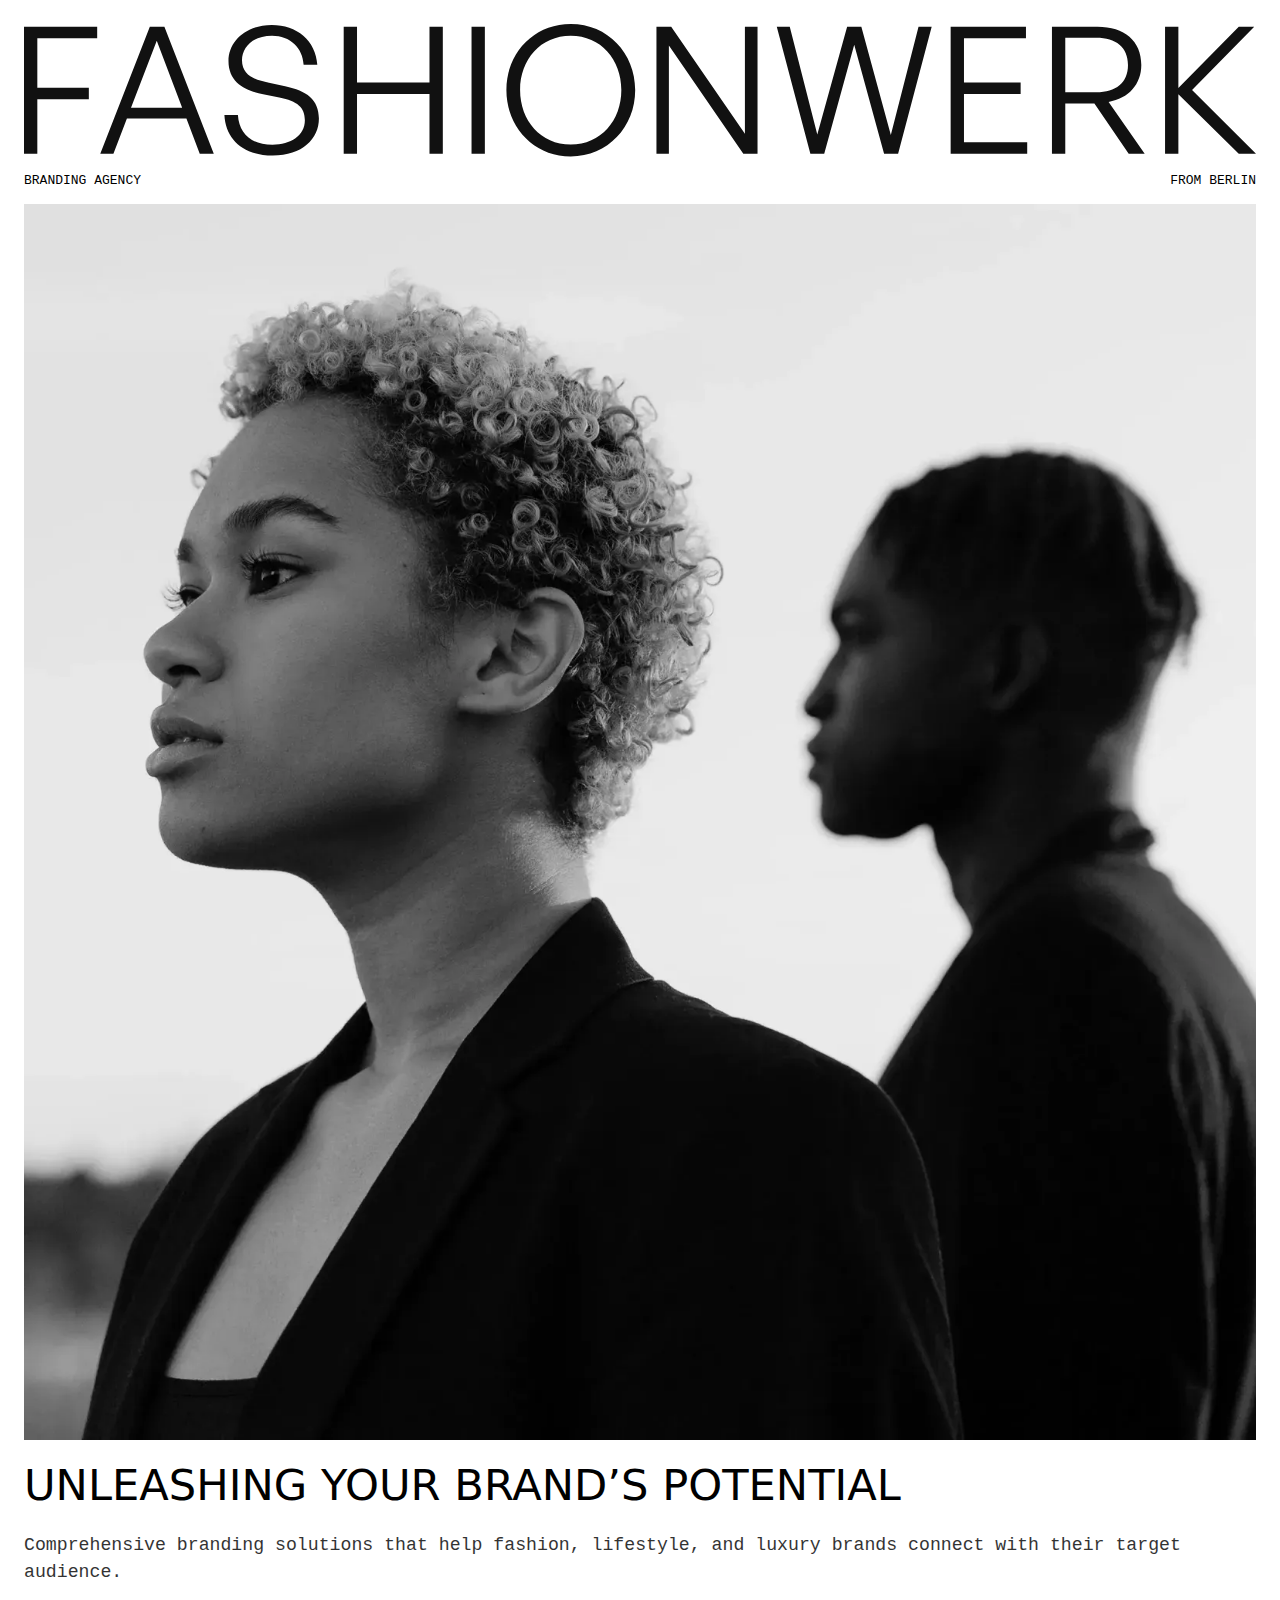
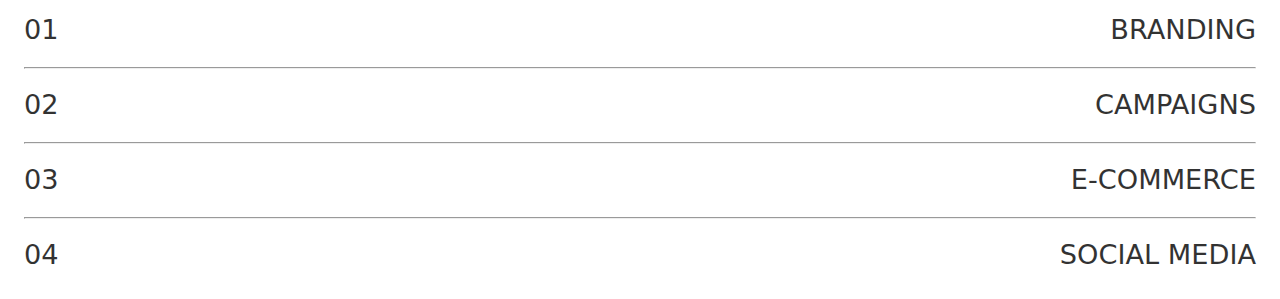
<file: Responsive Project - 4 (CSS)/index.html>
<!DOCTYPE html>
<html lang="en">
  <head>
    <meta charset="UTF-8" />
    <meta name="viewport" content="width=device-width, initial-scale=1.0" />
    <title>Document</title>
    <link rel="stylesheet" href="style.css" />
  </head>
  <body>
    <main>
      <section class="hero-text">
        <img src="fashionwerk.svg" alt="" />

        <div class="para">
          <p>Branding Agency</p>
          <p>From Berlin</p>
        </div>
      </section>

      <section class="image-text">
        <div class="top">
          <img src="home-hero.webp" alt="" />
        </div>

        <div class="bottom">
          <h1>Unleash­ing Your Brand’s Potential</h1>
          <p>
            Comprehensive branding solutions that help fashion, lifestyle, and
            luxury brands connect with their target audience.
          </p>

          <div class="services">
            <div class="service">
              <p>01</p>
              <p>Branding</p>
            </div>
            <hr />

            <div class="service">
              <p>02</p>
              <p>Campaigns</p>
            </div>
            <hr />

            <div class="service">
              <p>03</p>
              <p>E-Commerce</p>
            </div>
            <hr />

            <div class="service">
              <p>04</p>
              <p>Social MEdia</p>
            </div>
            
          </div>
        </div>
      </section>
    </main>
  </body>
</html>
</file>
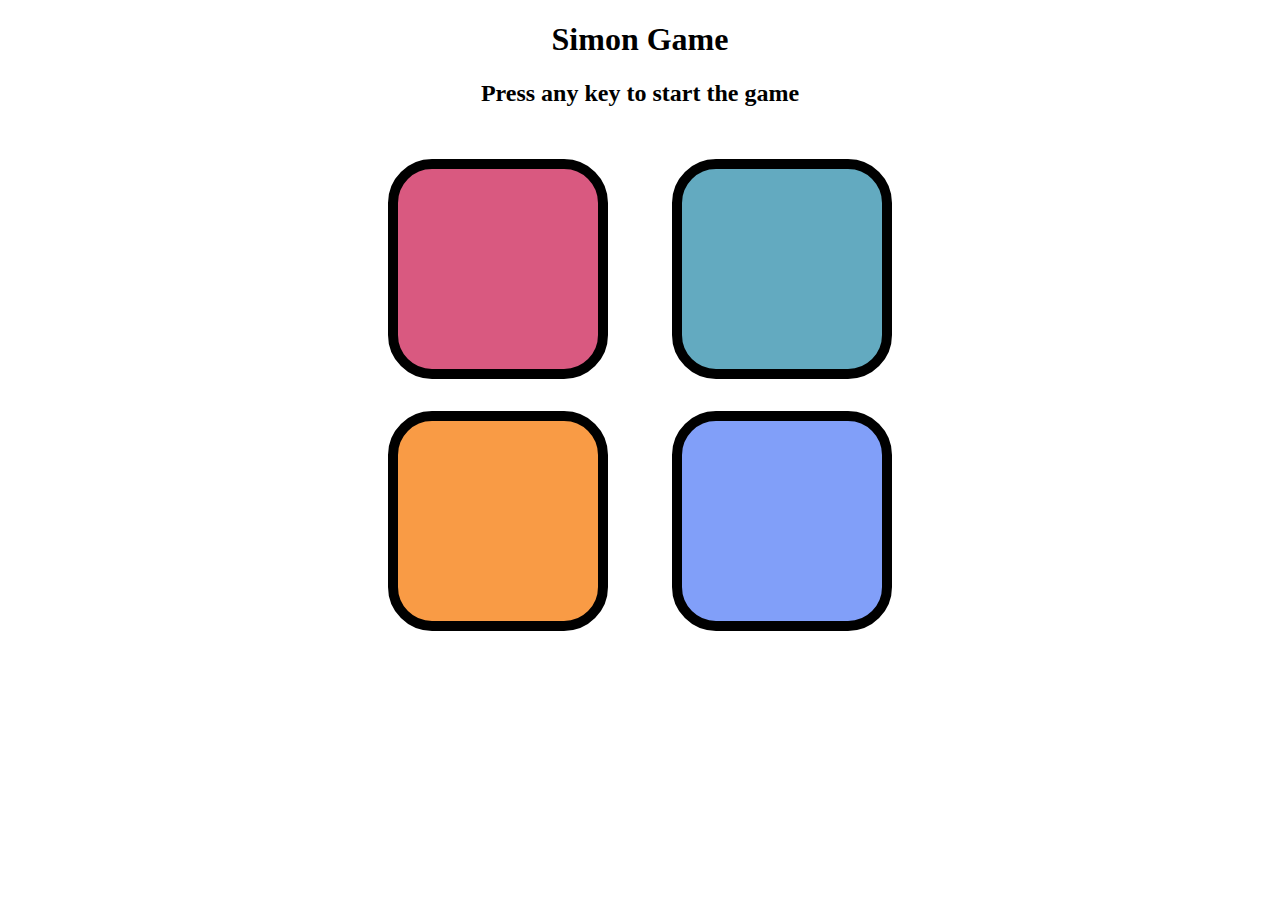
<file: Simon Game/index.html>
<!DOCTYPE html>
<html lang="en">
  <head>
    <meta charset="UTF-8" />
    <meta name="viewport" content="width=device-width, initial-scale=1.0" />
    <title>Simon Says Game</title>
    <link rel="stylesheet" href="style.css" />
  </head>
  <body>
    <h1>Simon Game</h1>
    <h2>Press any key to start the game</h2>

    <div class="box-container">
      <div class="line-one">
        <div class="btn red" type="button" id="red"></div>
        <div class="btn yellow" type="button" id="yellow"></div>
      </div>
      <div class="line-two">
        <div class="btn green" type="button" id="green"></div>
        <div class="btn purple" type="button" id="purple"></div>
      </div>
    </div>

    <script src="script.js"></script>
  </body>
</html>
</file>
<file: Responsive Project - 4 (CSS)/style.css>
* {
  margin: 0;
  padding: 0;
  box-sizing: border-box;
}

html,
body {
  height: 100%;
  width: 100%;
}

html {
  font-family: system-ui, -apple-system, BlinkMacSystemFont, "Segoe UI", Roboto, Oxygen, Ubuntu, Cantarell, "Open Sans", "Helvetica Neue", sans-serif;
}

main {
  width: 100%;
  padding: 1.5rem;
  display: flex;
  flex-direction: column;
  gap: 1rem;
}
main .hero-text {
  width: 100%;
  display: flex;
  flex-direction: column;
  gap: 1rem;
}
main .hero-text img {
  width: 100%;
  -o-object-fit: cover;
     object-fit: cover;
}
main .hero-text .para {
  display: flex;
  justify-content: space-between;
  font-family: monospace;
}
main .hero-text .para p {
  text-transform: uppercase;
  font-weight: 500;
}
main .image-text {
  width: 100%;
  display: flex;
  flex-direction: column;
  gap: 1.5em;
}
main .image-text .top {
  width: 100%;
  aspect-ratio: 1/1;
}
main .image-text .top img {
  width: 100%;
  height: 100%;
  -o-object-fit: cover;
     object-fit: cover;
}
main .image-text .bottom {
  width: 100%;
  display: flex;
  flex-direction: column;
  gap: 1.5em;
}
main .image-text .bottom h1 {
  font-size: 2.7em;
  text-transform: uppercase;
  font-weight: 300;
  line-height: 1;
}
main .image-text .bottom p {
  font-size: 1.4em;
  font-weight: 200;
  font-family: monospace;
  line-height: 1.5;
  opacity: 0.8;
}
main .image-text .services {
  width: 100%;
  display: flex;
  flex-direction: column;
  gap: 1em;
}
main .image-text .services .service {
  width: 100%;
  display: flex;
  justify-content: space-between;
}
main .image-text .services .service p {
  font-family: system-ui, -apple-system, BlinkMacSystemFont, "Segoe UI", Roboto, Oxygen, Ubuntu, Cantarell, "Open Sans", "Helvetica Neue", sans-serif;
  text-transform: uppercase;
  font-size: 1.7em;
  font-weight: 400;
}/*# sourceMappingURL=style.css.map */
</file>
<file: Simon Game/style.css>
body {
  text-align: center;
}

.btn {
  height: 200px;
  width: 200px;
  border: 10px solid black;
  border-radius: 20%;
  margin: 2rem;
}

.red {
  background-color: #d95980;
}
.green {
  background-color: #63aac0;
}
.yellow {
  background-color: #f99b45;
}
.purple {
  background-color: #819ff9;
}

.box-container {
  display: flex;
  justify-content: center;
}

.flash {
  background-color: white;
}
.userFlash {
  background-color: green;
}
</file>
